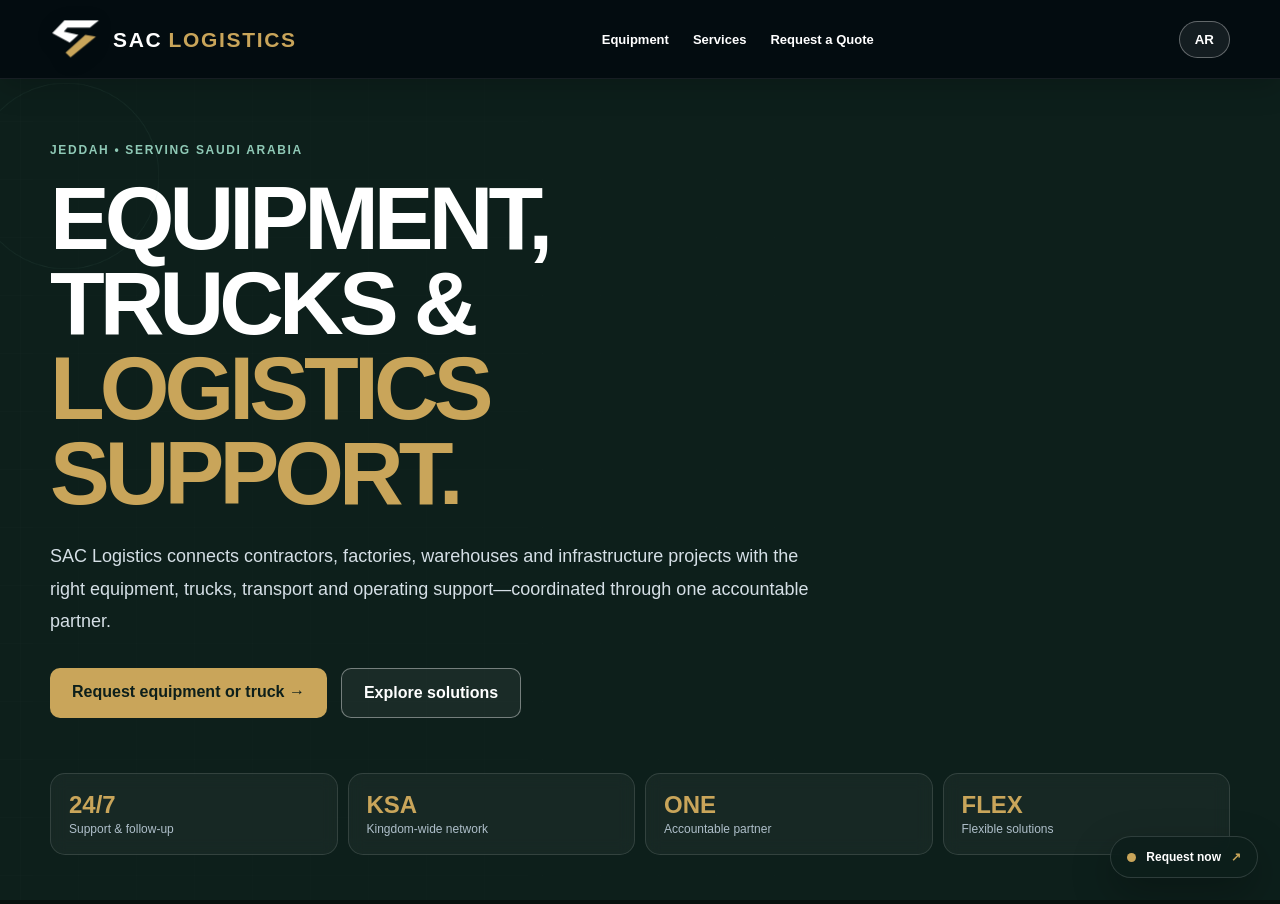
<file: index.html>
<!doctype html><meta charset="utf-8"><meta name="viewport" content="width=device-width,initial-scale=1"><title>SAC Logistics</title><meta http-equiv="refresh" content="0;url=site.html"><script>location.replace('site.html')</script><p><a href="site.html">Open SAC Logistics</a></p>
</file>
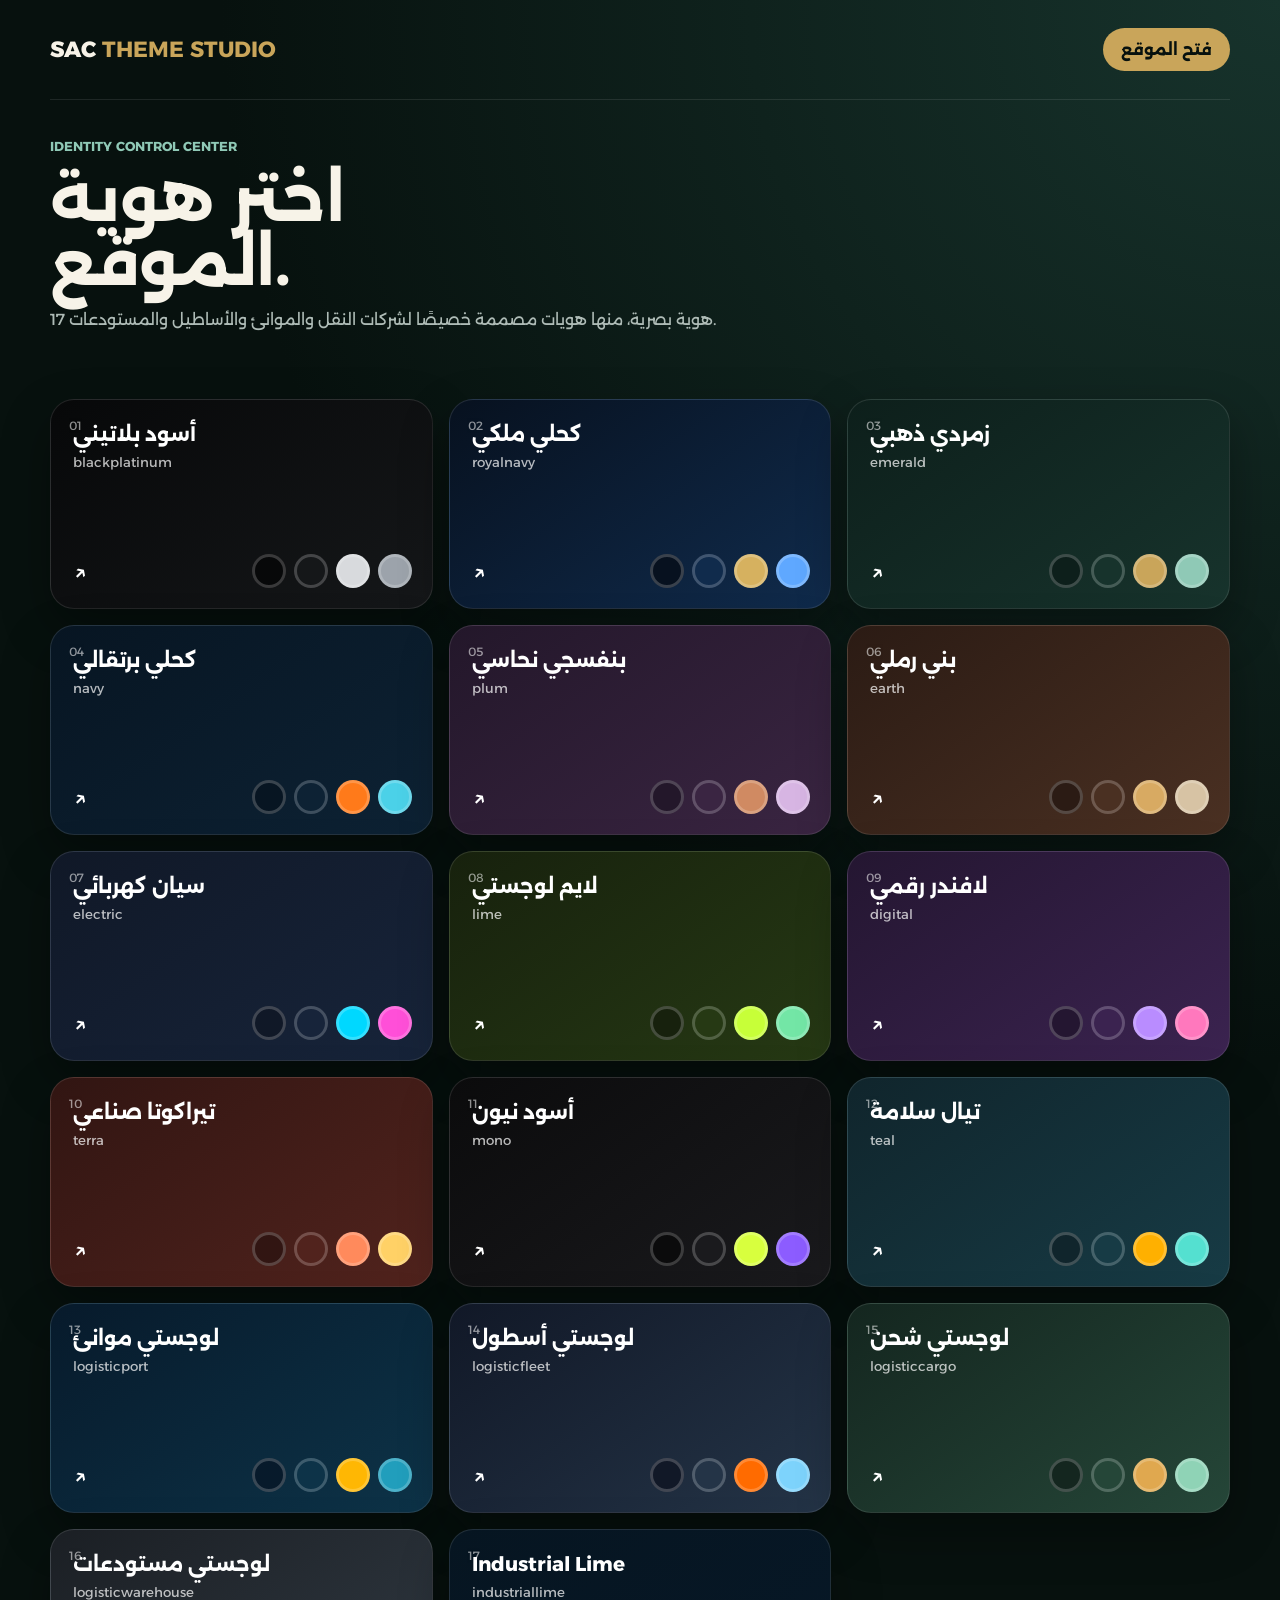
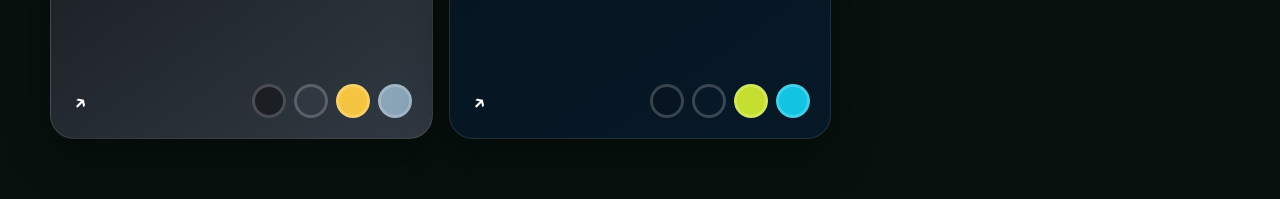
<file: admin.html>
<!doctype html><meta charset=utf-8><meta name=viewport content="width=device-width"><title>SAC Theme Studio</title><link href="https://fonts.googleapis.com/css2?family=Alexandria:wght@400;600;700;800&display=swap" rel=stylesheet><style>*{box-sizing:border-box}body{margin:0;font-family:Alexandria;background:radial-gradient(circle at top right,#17332c,#07110e 48%);color:#f7f3e8}.w{width:min(1180px,calc(100% - 30px));margin:auto}.top{padding:28px 0;display:flex;justify-content:space-between;align-items:center}.brand{font-weight:800;font-size:22px}.brand b{color:#c9a55a}.open{color:#07110e;background:#c9a55a;padding:12px 18px;border-radius:999px;text-decoration:none;font-weight:700}.hero{padding:38px 0 26px;border-top:1px solid #ffffff18}.tag{color:#8fc9b6;font-size:13px;font-weight:700}.hero h1{font-size:clamp(32px,6vw,64px);line-height:1;margin:12px 0}.hero p{color:#aebbb6;max-width:720px}.g{display:grid;grid-template-columns:repeat(3,1fr);gap:16px;padding:28px 0 60px}.c{position:relative;min-height:210px;border-radius:24px;padding:22px;text-decoration:none;color:#fff;overflow:hidden;border:1px solid #ffffff1c;box-shadow:0 20px 50px #0005;transition:.25s;background:linear-gradient(145deg,var(--d),var(--p))}.c:hover{transform:translateY(-6px)}.n{position:absolute;top:18px;left:18px;font-size:12px;opacity:.55}.c h3{margin:0 0 6px;font-size:20px}.c small{opacity:.7}.sw{display:flex;gap:8px;position:absolute;bottom:20px;right:20px}.sw i{width:34px;height:34px;border-radius:50%;border:3px solid #fff3}.go{position:absolute;bottom:22px;left:22px;font-size:24px}@media(max-width:850px){.g{grid-template-columns:1fr 1fr}}@media(max-width:560px){.g{grid-template-columns:1fr}.c{min-height:180px}}</style><div class=w><div class=top><div class=brand>SAC <b>THEME STUDIO</b></div><a class=open href=site.html>فتح الموقع</a></div><div class=hero><div class=tag>IDENTITY CONTROL CENTER</div><h1>اختر هوية<br>الموقع.</h1><p>17 هوية بصرية، منها هويات مصممة خصيصًا لشركات النقل والموانئ والأساطيل والمستودعات.</p></div><div class=g id=g></div></div><script>let N={blackplatinum:'أسود بلاتيني',royalnavy:'كحلي ملكي',emerald:'زمردي ذهبي',navy:'كحلي برتقالي',plum:'بنفسجي نحاسي',earth:'بني رملي',electric:'سيان كهربائي',lime:'لايم لوجستي',digital:'لافندر رقمي',terra:'تيراكوتا صناعي',mono:'أسود نيون',teal:'تيال سلامة',logisticport:'لوجستي موانئ',logisticfleet:'لوجستي أسطول',logisticcargo:'لوجستي شحن',logisticwarehouse:'لوجستي مستودعات',industriallime:'Industrial Lime'};fetch('themes-v6.json?v=23').then(r=>r.json()).then(T=>g.innerHTML=Object.keys(N).map((k,i)=>{let v=T[k];return `<a class=c style="--d:${v[0]};--p:${v[1]}" href="site.html?theme=${k}"><span class=n>${String(i+1).padStart(2,'0')}</span><h3>${N[k]}</h3><small>${k}</small><div class=sw>${v.map(x=>`<i style="background:${x}"></i>`).join('')}</div><span class=go>↗</span></a>`}).join(''))</script>
</file>
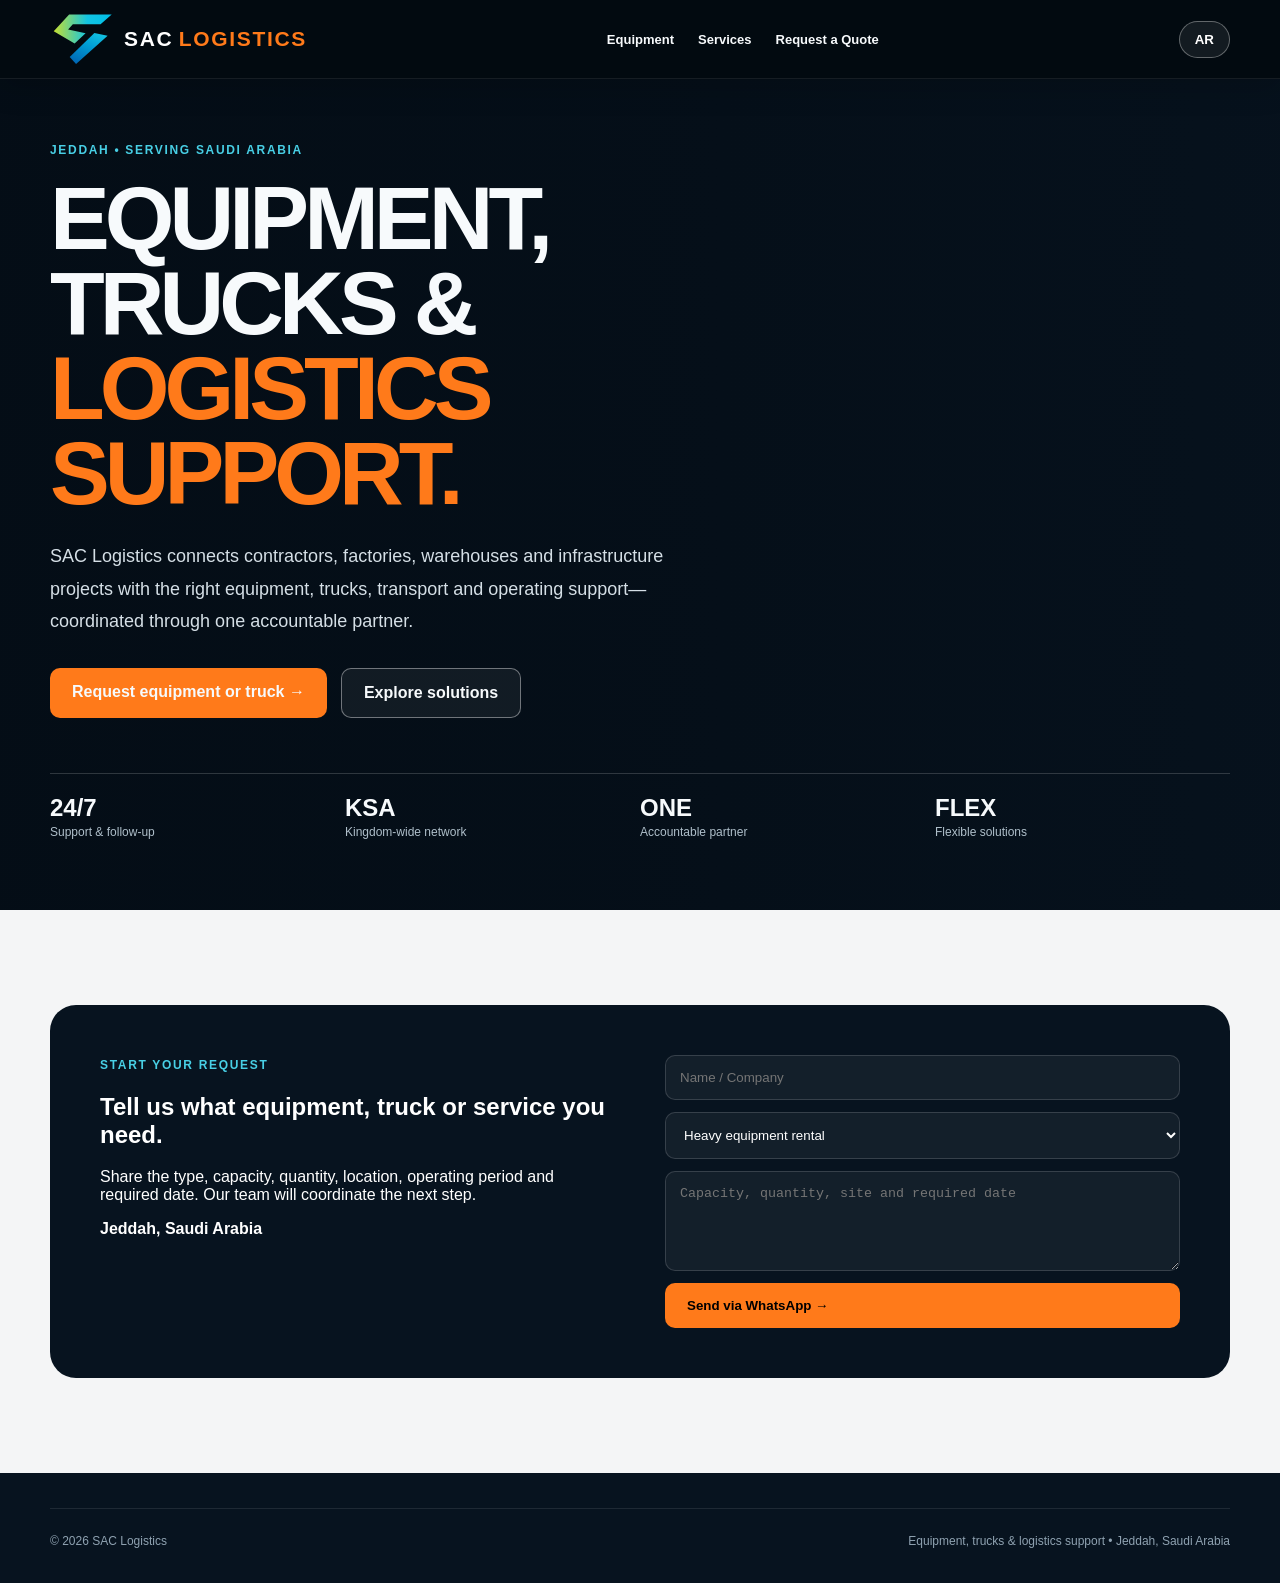
<file: home.html>
<!doctype html>
<html lang="en" dir="ltr">
<head>
  <meta charset="utf-8">
  <meta name="viewport" content="width=device-width,initial-scale=1">
  <meta name="description" content="SAC Logistics provides heavy equipment, transport trucks, low bed and high bed trailers, warehouse equipment and logistics operating support across Saudi Arabia.">
  <title>SAC Logistics | Equipment, Trucks & Logistics Support</title>
  <link rel="stylesheet" href="style.css?v=25">
  <style>html:not(.booted) body{opacity:0}body{transition:opacity .18s ease}.brand{display:inline-flex!important;align-items:center!important;gap:12px!important;direction:ltr!important;unicode-bidi:isolate!important}.brand img{display:block;width:62px;height:auto;object-fit:contain}.brand .brand-text{display:inline-flex;gap:.25em;align-items:baseline;direction:ltr!important;unicode-bidi:isolate!important;white-space:nowrap!important}@media(max-width:640px){.brand img{width:48px}.brand .brand-text{display:none}}</style>
</head>
<body>
  <nav>
    <div class="wrap nav">
      <a class="brand" href="#top" aria-label="SAC Logistics home"><img src="assets/sac-industrial-mark.svg?v=25" alt="SAC Logistics"><span class="brand-text">SAC <b>LOGISTICS</b></span></a>
      <div class="links">
        <a href="#equipment" data-en="Equipment" data-ar="المعدات">Equipment</a>
        <a href="#services" data-en="Services" data-ar="الخدمات">Services</a>
        <a href="#contact" data-en="Request a Quote" data-ar="اطلب عرض سعر">Request a Quote</a>
      </div>
      <button class="lang" id="lang">AR</button>
    </div>
  </nav>

  <header class="hero" id="top">
    <video autoplay muted loop playsinline poster="https://images.unsplash.com/photo-1586528116311-ad8dd3c8310d?auto=format&fit=crop&w=2000&q=88">
      <source src="https://videos.pexels.com/video-files/4488706/4488706-hd_1920_1080_25fps.mp4" type="video/mp4">
    </video>
    <div class="overlay"></div>
    <div class="wrap">
      <div class="hero-copy">
        <span class="eyebrow" data-en="Jeddah • Serving Saudi Arabia" data-ar="جدة • نخدم جميع مناطق المملكة">Jeddah • Serving Saudi Arabia</span>
        <h1 data-en="EQUIPMENT, TRUCKS &amp; <span>LOGISTICS SUPPORT.</span>" data-ar="معدات وشاحنات<br>ودعم لوجستي<br><span>من الطلب إلى التنفيذ.</span>">EQUIPMENT, TRUCKS &amp; <span>LOGISTICS SUPPORT.</span></h1>
        <p data-en="SAC Logistics connects contractors, factories, warehouses and infrastructure projects with the right equipment, trucks, transport and operating support—coordinated through one accountable partner." data-ar="تربط SAC Logistics المقاولين والمصانع والمستودعات ومشاريع البنية التحتية بالمعدات والشاحنات والنقل والدعم التشغيلي المناسب، من خلال جهة واحدة تدير التنسيق والمتابعة.">SAC Logistics connects contractors, factories, warehouses and infrastructure projects with the right equipment, trucks, transport and operating support—coordinated through one accountable partner.</p>
        <div class="buttons">
          <a class="btn primary" href="#contact" data-en="Request equipment or truck →" data-ar="اطلب معدة أو شاحنة ←">Request equipment or truck →</a>
          <a class="btn outline" href="#equipment" data-en="Explore solutions" data-ar="استعرض الحلول">Explore solutions</a>
        </div>
      </div>
      <div class="stats">
        <div class="stat"><strong>24/7</strong><span data-en="Support &amp; follow-up" data-ar="دعم ومتابعة">Support &amp; follow-up</span></div>
        <div class="stat"><strong>KSA</strong><span data-en="Kingdom-wide network" data-ar="شبكة داخل المملكة">Kingdom-wide network</span></div>
        <div class="stat"><strong>ONE</strong><span data-en="Accountable partner" data-ar="جهة تنسيق واحدة">Accountable partner</span></div>
        <div class="stat"><strong>FLEX</strong><span data-en="Flexible solutions" data-ar="حلول مرنة">Flexible solutions</span></div>
      </div>
    </div>
  </header>

  <!-- All current content sections are inserted here by the v22 content modules. -->

  <section class="contact" id="contact">
    <div class="wrap contact-box">
      <div>
        <span class="eyebrow" data-en="Start Your Request" data-ar="ابدأ طلبك">Start Your Request</span>
        <h2 data-en="Tell us what equipment, truck or service you need." data-ar="أخبرنا بالمعدة أو الشاحنة أو الخدمة التي تحتاجها.">Tell us what equipment, truck or service you need.</h2>
        <p data-en="Share the type, capacity, quantity, location, operating period and required date. Our team will coordinate the next step." data-ar="شاركنا النوع والسعة والكمية والموقع ومدة التشغيل والموعد المطلوب، وسيتولى فريقنا تنسيق الخطوة التالية.">Share the type, capacity, quantity, location, operating period and required date. Our team will coordinate the next step.</p>
        <b data-en="Jeddah, Saudi Arabia" data-ar="جدة، المملكة العربية السعودية">Jeddah, Saudi Arabia</b>
      </div>
      <form class="form" id="quote">
        <input id="name" required data-ph-en="Name / Company" data-ph-ar="الاسم / الشركة" placeholder="Name / Company">
        <select id="type">
          <option data-en="Heavy equipment rental" data-ar="تأجير معدات ثقيلة">Heavy equipment rental</option>
          <option data-en="Cranes &amp; lifting equipment" data-ar="كرينات ومعدات رفع">Cranes &amp; lifting equipment</option>
          <option data-en="Transport trucks &amp; trailers" data-ar="شاحنات نقل وتريلات">Transport trucks &amp; trailers</option>
          <option data-en="Low bed / high bed transport" data-ar="نقل لو بد / هاي بد">Low bed / high bed transport</option>
          <option data-en="Warehouse equipment &amp; forklifts" data-ar="معدات مستودعات ورافعات شوكية">Warehouse equipment &amp; forklifts</option>
          <option data-en="Backhoe &amp; site equipment" data-ar="باكهو ومعدات مواقع">Backhoe &amp; site equipment</option>
          <option data-en="Maintenance &amp; spare parts" data-ar="صيانة وقطع غيار">Maintenance &amp; spare parts</option>
          <option data-en="Other requirement" data-ar="طلب آخر">Other requirement</option>
        </select>
        <textarea id="details" data-ph-en="Capacity, quantity, site and required date" data-ph-ar="السعة والكمية والموقع والموعد المطلوب" placeholder="Capacity, quantity, site and required date"></textarea>
        <button class="btn primary" type="submit" data-en="Send via WhatsApp →" data-ar="إرسال عبر واتساب ←">Send via WhatsApp →</button>
      </form>
    </div>
  </section>

  <footer class="footer">
    <div class="wrap foot">
      <span>© 2026 SAC Logistics</span>
      <span data-en="Equipment, trucks &amp; logistics support • Jeddah, Saudi Arabia" data-ar="معدات وشاحنات ودعم لوجستي • جدة، المملكة العربية السعودية">Equipment, trucks &amp; logistics support • Jeddah, Saudi Arabia</span>
    </div>
  </footer>

  <script src="app.js?v=25"></script>
</body>
</html>
</file>
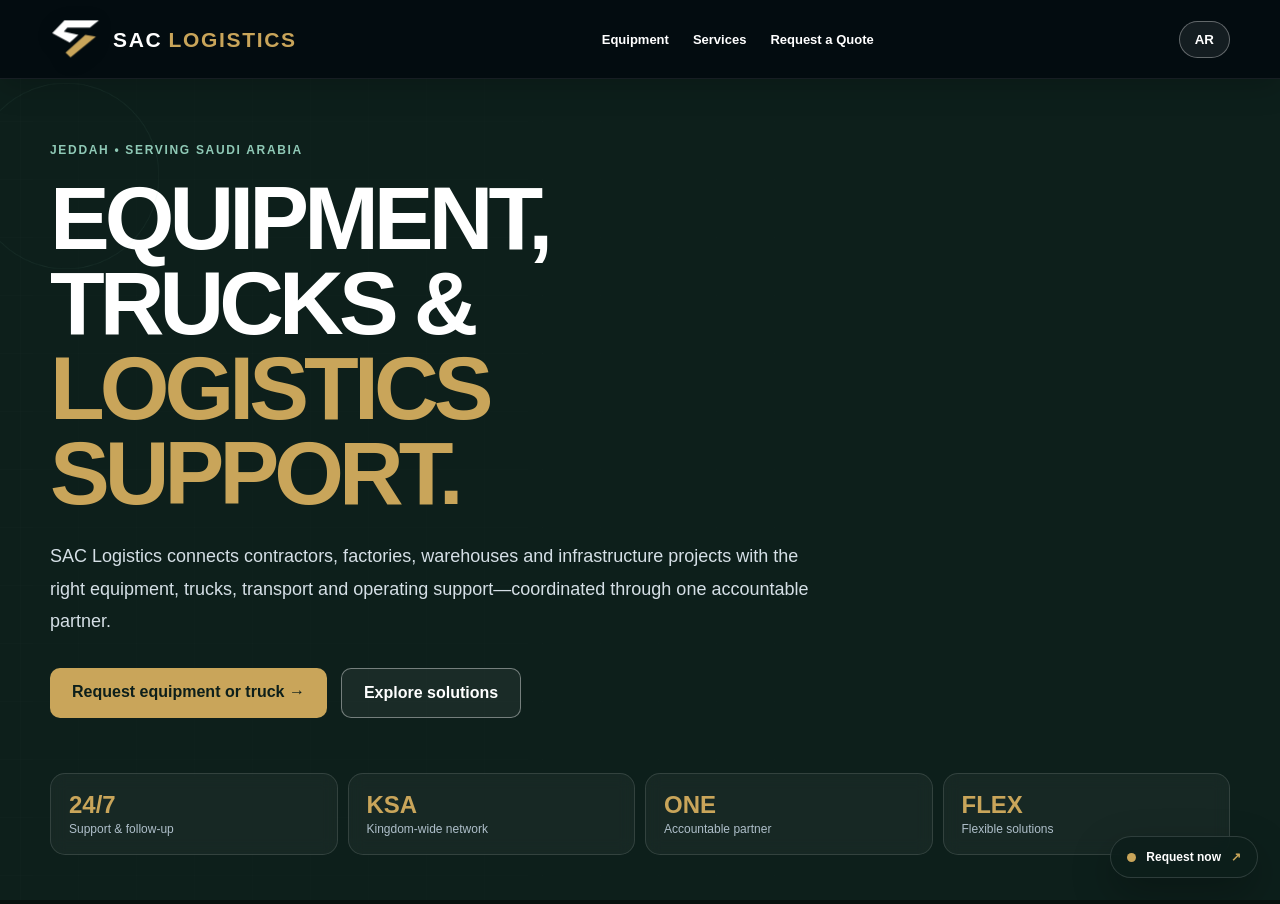
<file: site.html>
<!doctype html><meta charset=utf-8><meta name=viewport content="width=device-width,initial-scale=1"><meta name=theme-color content="#061521"><title>SAC Logistics</title><link rel=icon type="image/svg+xml" href="assets/sac-industrial-mark.svg?v=30"><style>html,body,iframe{margin:0;width:100%;height:100%;border:0;background:#07110e}body{overflow:hidden}</style><iframe title="SAC Logistics"></iframe><script src="site-v7.js?v=30"></script><script src="site-addon-v9.js?v=30"></script><script src="content-a-v13.js?v=30"></script><script src="content-b-v13.js?v=30"></script><script src="interactions-v16.js?v=30"></script><script src="content-lang-v13.js?v=30"></script>
</file>
<file: style.css>
:root {
  --bg:#07131f;
  --panel:#0d2234;
  --orange:#ff7a1a;
  --cyan:#48cfe5;
  --text:#f7fafc;
  --muted:#afbfca;
  --paper:#f4f5f6;
}
*{box-sizing:border-box}
html{scroll-behavior:smooth}
body{margin:0;background:var(--bg);color:var(--text);font-family:Arial,sans-serif}
a{color:inherit;text-decoration:none}
.wrap{width:min(1180px,calc(100% - 32px));margin:auto}
nav{position:fixed;z-index:30;top:0;left:0;right:0;background:rgba(3,10,16,.90);backdrop-filter:none;-webkit-backdrop-filter:none;border-bottom:1px solid rgba(255,255,255,.08);box-shadow:0 8px 30px rgba(0,0,0,.18)}
.nav{height:78px;display:flex;align-items:center;justify-content:space-between}
.brand{display:inline-flex;align-items:center;gap:11px;font-size:21px;font-weight:900;letter-spacing:.08em;direction:ltr!important;unicode-bidi:isolate;white-space:nowrap}
.brand img{width:42px;height:42px;object-fit:contain;flex:0 0 auto}
.brand-text{display:inline-block;direction:ltr!important;unicode-bidi:isolate;color:#fff!important;white-space:nowrap}
.brand-text b,.brand b{color:var(--orange)}
.links{display:flex;gap:24px;font-weight:700;font-size:13px}
.lang{border:1px solid #ffffff55;background:#ffffff12;color:#fff;border-radius:999px;padding:10px 15px;font-weight:800;cursor:pointer}
.hero{min-height:100vh;position:relative;display:flex;align-items:flex-end;padding:140px 0 70px;overflow:hidden;background:url('https://images.unsplash.com/photo-1586528116311-ad8dd3c8310d?auto=format&fit=crop&w=2000&q=88') center/cover}
.hero video{position:absolute;inset:0;width:100%;height:100%;object-fit:cover;z-index:0}
.overlay{position:absolute;inset:0;z-index:1;background:linear-gradient(90deg,rgba(4,13,22,.97),rgba(4,13,22,.74) 48%,rgba(4,13,22,.28))}
.hero .wrap{position:relative;z-index:2}
.hero-copy{max-width:760px}
.eyebrow{color:var(--cyan);font-size:12px;font-weight:800;letter-spacing:.14em;text-transform:uppercase}
.hero h1{font-size:clamp(48px,7vw,92px);line-height:.95;letter-spacing:-.055em;margin:18px 0 24px}
.hero h1 span{color:var(--orange)}
.hero p{font-size:18px;line-height:1.8;color:#d5dfe6;max-width:650px}
.buttons{display:flex;gap:14px;flex-wrap:wrap;margin-top:30px}
.btn{display:inline-flex;padding:15px 22px;border-radius:10px;font-weight:800}
.primary{background:var(--orange)}
.outline{border:1px solid #ffffff66;background:#ffffff0e}
.stats{display:grid;grid-template-columns:repeat(4,1fr);margin-top:55px;border-top:1px solid #ffffff2b}
.stat{padding:20px 12px 0 0}
.stat strong{display:block;font-size:24px}
.stat span{font-size:12px;color:var(--muted)}
section{padding:95px 0}
.head{display:grid;grid-template-columns:1fr 1fr;gap:50px;align-items:end;margin-bottom:42px}
.head h2{font-size:clamp(34px,5vw,58px);line-height:1.08;margin:10px 0 0}
.head p{color:#5e6d79;line-height:1.85}
.equipment{background:var(--paper);color:var(--bg)}
.grid{display:grid;grid-template-columns:repeat(3,1fr);gap:18px}
.card{min-height:360px;border-radius:22px;overflow:hidden;position:relative;display:flex;align-items:flex-end;padding:26px;background-position:center;background-size:cover;isolation:isolate}
.card:before{content:'';position:absolute;inset:0;z-index:-1;background:linear-gradient(180deg,transparent 25%,rgba(4,13,22,.96))}
.card h3{font-size:23px;margin:0 0 8px;color:#fff}
.card p{color:#d5dfe6;font-size:13px;line-height:1.65;margin:0}
.c1{background-image:url('https://unsplash.com/photos/F2C_mSrb6iM/download?force=true&w=1200')}
.c2{background-image:url('https://unsplash.com/photos/_FF8CJbcios/download?force=true&w=1200')}
.c3{background-image:url('https://unsplash.com/photos/laEcTC9zXXg/download?force=true&w=1200')}
.c4{background-image:url('https://unsplash.com/photos/OqeSaL0nl28/download?force=true&w=1200')}
.c5{background-image:url('https://unsplash.com/photos/HbUhHmGCB-w/download?force=true&w=1200')}
.c6{background-image:url('https://unsplash.com/photos/LBWYlnzk2AE/download?force=true&w=1200');background-position:center}
.services{background:var(--panel)}
.service-grid{display:grid;grid-template-columns:repeat(4,1fr);gap:14px}
.service{border:1px solid #ffffff18;background:#ffffff08;border-radius:18px;padding:26px;min-height:220px}
.service b{font-size:34px;color:var(--cyan)}
.service h3{margin:24px 0 10px}
.service p{font-size:13px;color:var(--muted);line-height:1.7}
.contact{background:var(--paper);color:var(--bg)}
.contact-box{background:var(--bg);color:#fff;border-radius:26px;padding:50px;display:grid;grid-template-columns:1fr 1fr;gap:50px}
.form{display:grid;gap:12px}
.form input,.form select,.form textarea{width:100%;padding:14px;border-radius:10px;border:1px solid #ffffff26;background:#ffffff0d;color:#fff}
.form textarea{min-height:100px}
.form button{border:0;cursor:pointer}
.footer{padding:35px 0;color:#8fa2b1;font-size:12px}
.foot{display:flex;justify-content:space-between;border-top:1px solid #ffffff18;padding-top:25px}
[dir=rtl] .overlay{background:linear-gradient(270deg,rgba(4,13,22,.97),rgba(4,13,22,.74) 48%,rgba(4,13,22,.28))}
[dir=rtl] .brand,[dir=rtl] .brand-text{direction:ltr!important;unicode-bidi:isolate}
@media(max-width:850px){.links{display:none}.head,.contact-box{grid-template-columns:1fr}.grid{grid-template-columns:1fr 1fr}.service-grid{grid-template-columns:1fr 1fr}.stats{grid-template-columns:1fr 1fr}}
@media(max-width:560px){.hero{padding-top:120px}.hero h1{font-size:45px}.hero p{font-size:15px}.grid,.service-grid{grid-template-columns:1fr}.card{min-height:330px}.contact-box{padding:28px 20px}.foot{display:block}.foot span{display:block;margin-top:8px}}
</file>
